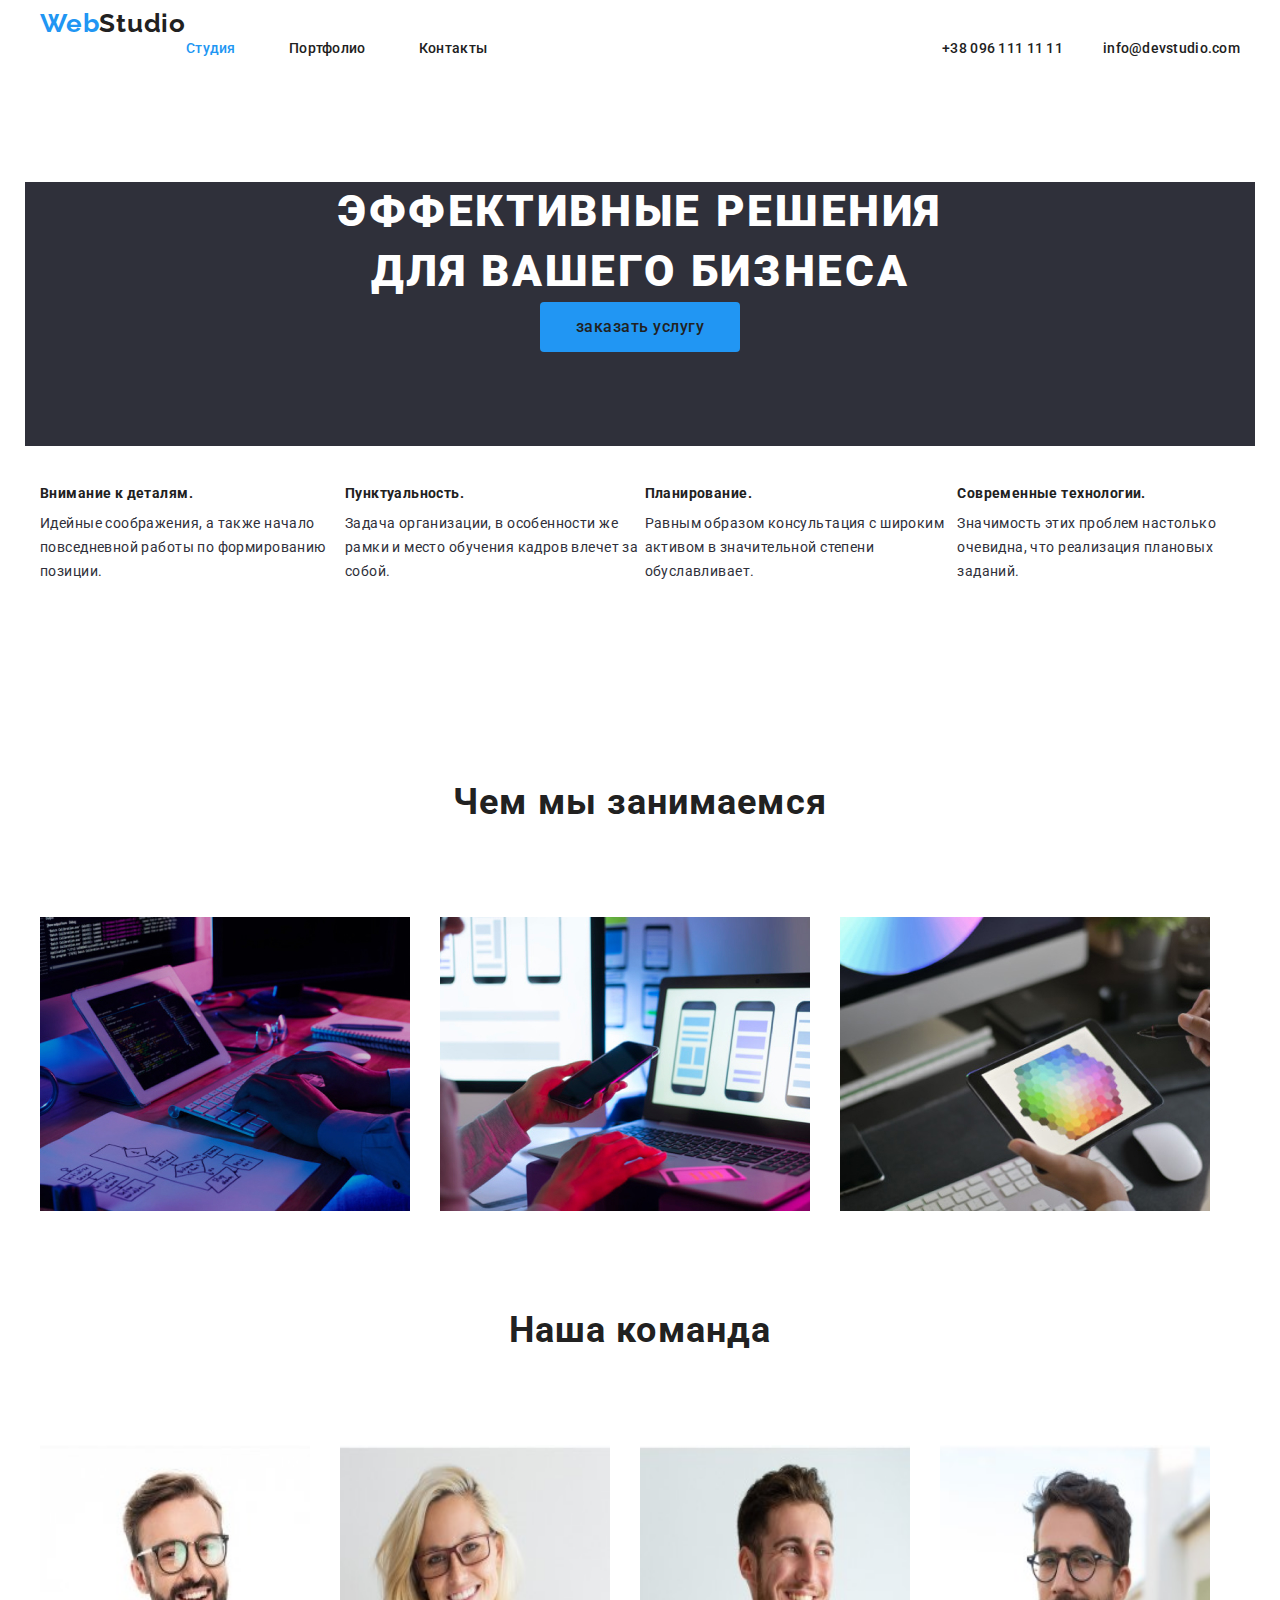
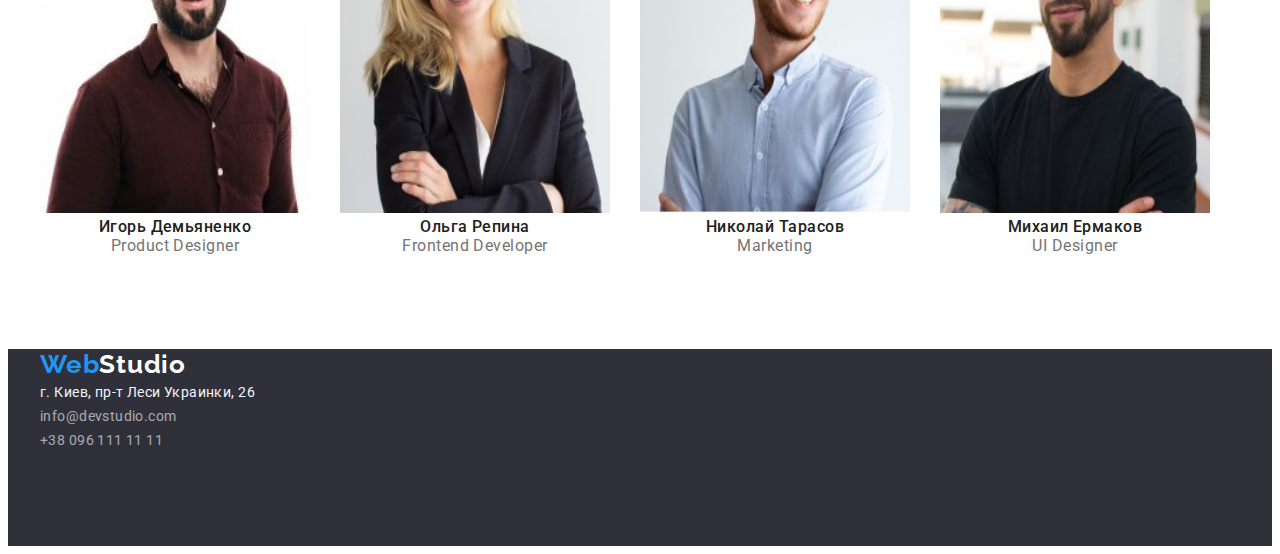
<file: index.html>
<!DOCTYPE html>
<html lang="ru">
<head>
    <meta charset="UTF-8"/>
    <meta http-equiv="X-UA-Compatible" content="IE=edge"/>
    <meta name="viewport" content="width=, initial-scale=1.0"/>
    <title>Document</title>
    <!--Fonts start-->
    <link rel="preconnect" href="https://fonts.googleapis.com"/>
<link rel="preconnect" href="https://fonts.gstatic.com" crossorigin/>
<link href="https://fonts.googleapis.com/css2?family=Raleway:wght@700&display=swap" rel="stylesheet"/>
    <link rel="preconnect" href="https://fonts.googleapis.com"/>
<link rel="preconnect" href="https://fonts.gstatic.com" crossorigin/>
<link href="https://fonts.googleapis.com/css2?family=Roboto:wght@400;500;700;900&display=swap" rel="stylesheet"/>
    <!--Fonts end-->
   <!--Normalize start-->
    <link rel="stylesheet" href="https://cdnjs.cloudflare.com/ajax/libs/modern-normalize/1.1.0/modern-normalize.min.css" integrity="sha512-wpPYUAdjBVSE4KJnH1VR1HeZfpl1ub8YT/NKx4PuQ5NmX2tKuGu6U/JRp5y+Y8XG2tV+wKQpNHVUX03MfMFn9Q==" crossorigin="anonymous" referrerpolicy="no-referrer" />
 <!--Normalize end-->
<link rel="stylesheet" href="./css/styles.css"/>
    <link rel="portfolio" href="./portfolio.html" />
</head>
<body>
    <!-- Header section -->
    <header class="header">
        <div class="container header-container">
     <nav class="header-nav">
        <a class="logo-link">Web<span class="logo-accentone">Studio</span></a>  
            <ul class="header-list list">
                <li class="header-item">
                    <a class="header-link header-link-current link" href="index.html">Студия</a>
                </li>
                <li class="header-item">
                    <a class="header-link  link" href="./portfolio.html">Портфолио</a>
                </li>
                <li class="header-item">
                    <a class="header-link link" href="">Контакты</a>
                </li>
            </ul>
        </nav> 
            <a class="header-linkphone header-phone link link" href="tel+380961111111">+38 096 111 11 11</a>
        <a class="header-linkemail header-email link link" href="mailto:info@devstudio.com">info@devstudio.com</a>
   </div>
    </header>
<!--Hero section-->
<hero class="hero">
    <div class="container hero-container">
    <p class="about-uppertitle uppertitle-mode-light">
    <h1 class="main-title">Эффективные решения </h1>
    <h1 class="main-title"> для вашего бизнеса</h1>
    <button class="header-btn btn" type="button">заказать услугу</button>
</div>
    </hero>
    <!-- Main section -->
    <main>
        <!--About section-->
        <section class="featuresone">
            <div class="container about-container">
            <ul class="section-list list">
                <div class="about-middle-side">
                <li class="section-item">
                    <h3 class="section-item">Внимание к деталям. </h3>
                    <p class="section-it">Идейные соображения, а также начало повседневной
                        работы по формированию позиции.</p>
                </li>
                <li class="section-item">
                    <h3 class="section-item">Пунктуальность. </h3>
                    <p class="section-it">Задача организации, в особенности же рамки и место
                        обучения кадров влечет за собой.</p>
                </li>
                <li class="section-item">
                    <h3 class="section-item">Планирование. </h3>
                    <p class="section-it">Равным образом консультация с широким активом в
                        значительной степени обуславливает.</p>
                </li>
                <li class="section-item">
                    <h3 class="section-item">Современные технологии. </h3>
                    <p class="section-it">Значимость этих проблем настолько очевидна,
                        что реализация плановых заданий.</p>
                </li>
                </div>
            </ul>
        </section>
        <!-- About section -->
        <section class="about">
            <div class="container team container">
            <h2 class="team-title section-title-mode-light">Чем мы занимаемся</h2>
            <ul class="about-list list">
                <li class="about-item">
                    <img class="about-img" src="./box1.jpg" alt="робота за компютером" width="370" height="294" />
                </li>
                <li class="about-item">
                    <img class="about-img" src="./box2.jpg" alt="робота за компютером" width="370" height="294" />
                </li>
                <li class="about-item">
                    <img class="about-img" src="./box3.jpg" alt="робота за компютером" width="370" height="294" />
                </li>
            </ul>
        </div>
        </section>
        <!-- Team section -->
        <section class="team">
            <div class="container team container">
            <h2 class="team-title section-title-mode-light">Наша команда</h2>
            <ul class="team-list list">
                <li class="team-item">
                    <img class="team-img" src="./teamcard1.jpg" alt="мужчина в очках" width="270" height="368" />
                    <h3 class="team-item">Игорь Демьяненко </h3>
                    <p class="team-it"> Product Designer</p>
                </li>
                <li class="team-item">
                    <img class="team-img" src="./teamcard2.jpg" alt="женщина в очках" width="270" height="368" />
                    <h3  class="team-item">Ольга Репина</h3>
                    <p class="team-it"> Frontend Developer</p>
                </li>
                <li class="team-item">
                    <img class="about-img" src="./teamcard3.jpg" alt="мужчина смотрит в сторону" width="270"
                        height="368" />
                        <h3  class="team-item">Николай Тарасов</h3>
                    <p class="team-it"> Marketing</p>
                </li>
                <li class="team-item">
                    <img class="team-img" src="./teamcard4.jpg" alt="мужчина улыбается" width="270" height="368" />
                    <h3  class="team-item">Михаил Ермаков </h3>
                    <p class="team-it"> UI Designer</p>
                </li>
            </ul>
        </div>
    </main>
    </section>
    <!-- Footer section -->
    <footer class="footer">
        <div class="container">
        <a class="logo-link">Web<span class="logo-accent">Studio</span></a>     
               <ul class="footer-list list">
                <li class="footer-item">
                    <a class="address-link">г. Киев, пр-т Леси Украинки, 26</a>
                </li>
                <li class=" footer-item">
                    <a class="footer-email link link" href="mailto:info@devstudio.com">info@devstudio.com</a>
                </li>
                <li class="footer-item">
                    <a class="footer-phone link link" href="tel+380961111111">+38 096 111 11 11</a>
                </li>
            </ul>
            </nav>
        </address>
    </div>
    </footer>
</body>
</file>
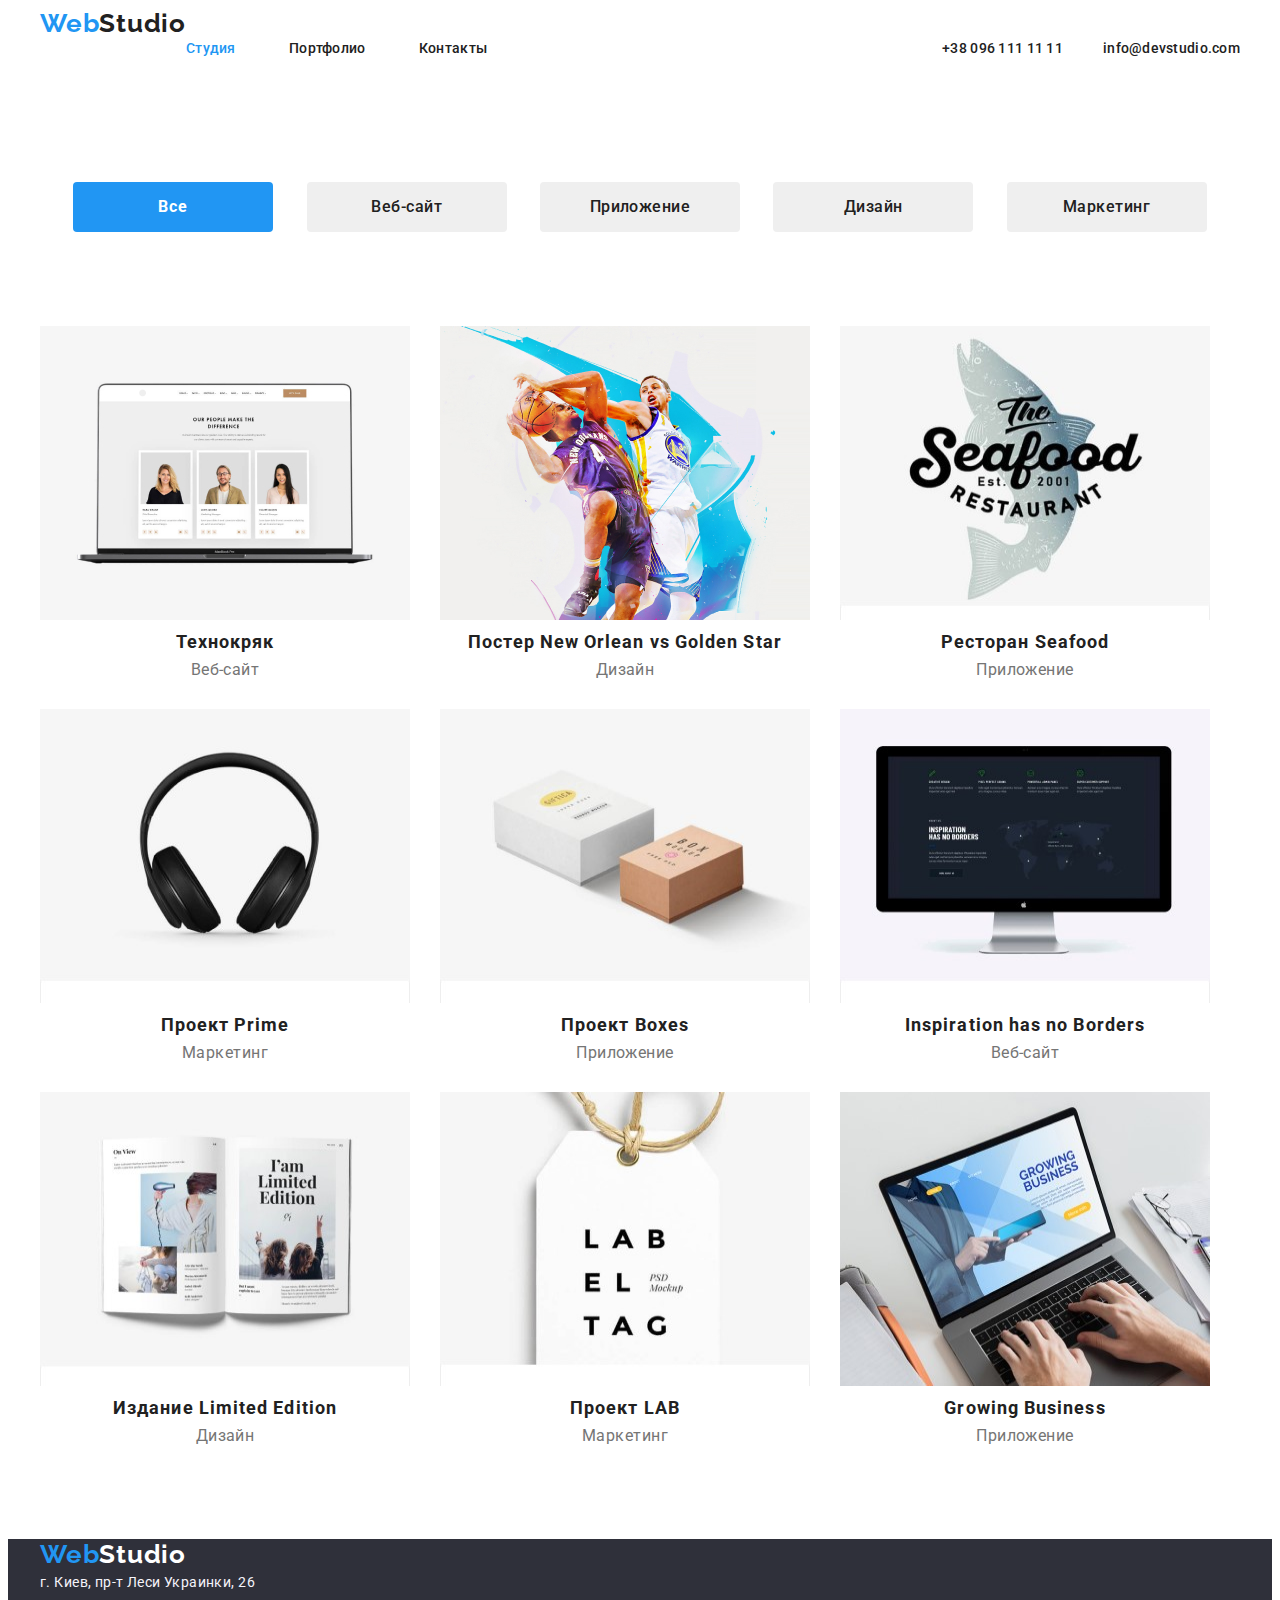
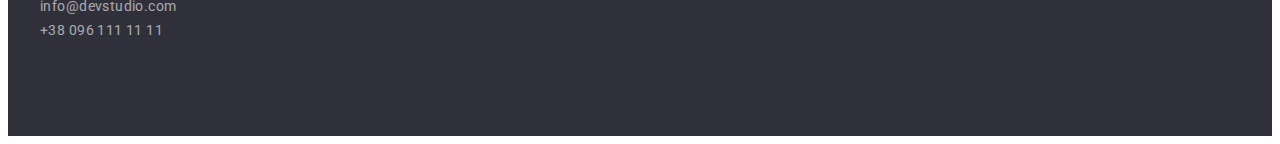
<file: portfolio.html>
<!DOCTYPE html>
<html lang="ru">

<head>
    <meta charset="UTF-8"/>
    <meta http-equiv="X-UA-Compatible" content="IE=edge">
    <meta name="viewport" content="width=, initial-scale=1.0">
    <title>Document</title>
    <link rel="portfolio" href="./portfolio.html" />
<!--Fonts start-->
<link rel="preconnect" href="https://fonts.googleapis.com"/>
<link rel="preconnect" href="https://fonts.gstatic.com" crossorigin>
<link href="https://fonts.googleapis.com/css2?family=Raleway:wght@700&display=swap" rel="stylesheet"/>
    <link rel="preconnect" href="https://fonts.googleapis.com"/>
<link rel="preconnect" href="https://fonts.gstatic.com" crossorigin/>
<link href="https://fonts.googleapis.com/css2?family=Roboto:wght@400;500;700;900&display=swap" rel="stylesheet"/>
    <!--Fonts end-->
<link rel="stylesheet" href="./css/styles.css"/>
    <link rel="portfolio" href="./portfolio.html" />
</head>

<body>
    <!-- Header section -->
    <header class="header">
        <div class="container header-container">
        <nav class="header-nav">
            <a class="logo-link">Web<span class="logo-accentone">Studio</span></a>  
               <ul class="header-list list">
                   <li class="header-item">
                       <a class="header-link header-link-current link" href="./index.html">Студия</a>
                   </li>
                   <li class="header-item">
                       <a class="header-link  link" href="./portfolio.html">Портфолио</a>
                   </li>
                   <li class="header-item">
                       <a class="header-link link" href="">Контакты</a>
                   </li>
               </ul>
            </nav>
              <a class="header-linkphone header-phone link link" href="tel+380961111111">+38 096 111 11 11</a>
            <a class="header-linkemail header-email link link" href="mailto:info@devstudio.com">info@devstudio.com</a>
            </div>
        </header>
    <main>
        <!--middle section-->
        <middle class="middle">
            <div class="container">
               <section class="section-portfolio">
                <ul class="filter-list list">
                <li class="section-btn">
                    <button class="header-btnone" type="button">Все</button>
                </li>
                <li class="section-btn">
                    <button class="header-btn" type="button">Веб-сайт</button>
                </li>
                <li class="section-btn">
                    <button class="header-btn" type="button">Приложение</button>
                </li>
                <li class="section-btn">
                    <button class="header-btn" type="button">Дизайн</button>
                </li>
                <li class="section-btn">
                    <button class="header-btn" type="button">Маркетинг</button>
                </li>
            </ul>
        </div>
        </middle>
             <!--visually-hidden section-->
            <visually-hidden class="visually-hidden">
                <div class="container visually-hidden container">
            <ul class="projects-list list">
                <li class="projects-item">
                    <img class="projects-img" src="./project1.jpg" alt="фото веб сайта" width="370" height="294"/>
                       <h3 class="project-title">Технокряк </h3>
                    <p class="project-description"> Веб-сайт</p>
                </li>
                <li class="projects-item">
                    <img  class="projects-img" src="./project2.jpg" alt="спортсмены" width="370" height="294"/>
                    <h3 class="project-title"> Постер New Orlean vs Golden Star</h3>
                    <p class="project-description"> Дизайн</p>
                </li>
                <li class="projects-item">
                    <img  class="projects-img" src="./project3.jpg" alt="логотип" width="370" height="294"/> 
                    <h3 class="project-title"> Ресторан Seafood</h3>
                    <p class="project-description"> Приложение</p>
                </li>
                <li class="projects-item">
                    <img  class="projects-img" src="./project4.jpg" alt="наушники" width="370" height="294"/>
                     <h3 class="project-title"> Проект Prime</h3>
                    <p class="project-description"> Маркетинг</p>
                </li>
                <li class="projects-item">
                    <img  class="projects-img" src="./project5.jpg" alt="коробки" width="370" height="294"/>
                    <h3 class="project-title"> Проект Boxes</h3>
                    <p class="project-description"> Приложение</p>
                </li>
                <li class="projects-item">
                    <img  class="projects-img" src="./project6.jpg" alt="монитор" width="370" height="294"/>
                    <h3 class="project-title"> Inspiration has no Borders</h3>
                    <p class="project-description"> Веб-сайт</p>
                </li>
                <li class="projects-item">
                    <img  class="projects-img" src="./project7.jpg" alt="журнал" width="370" height="294"/>
                    <h3 class="project-title"> Издание Limited Edition</h3>
                    <p class="project-description"> Дизайн</p>
                </li>
                <li class="projects-item">
                    <img  class="projects-img" src="./project8.jpg" alt="лейбл" width="370" height="294"/>
                    <h3 class="project-title"> Проект LAB</h3>
                    <p class="project-description"> Маркетинг</p>
                </li>
                <li class="projects-item">
                    <img  class="projects-img" src="./project9.jpg" alt="ноутбук" width="370" height="294"/>
                    <h3 class="project-title"> Growing Business</h3>
                    <p class="project-description"> Приложение</p>
                </li>
            </div>
        </middle>
    <!-- Footer section -->
    <footer class="footer">
    <div class="container footer-container">
          <a class="logo-link">Web<span class="logo-accent">Studio</span></a>     
               <ul class="footer-list list">
                <li class="footer-item">
                    <a class="address-link">г. Киев, пр-т Леси Украинки, 26</a>
                </li>
                <li class=" footer-item">
                    <a class="footer-email link link" href="mailto:info@devstudio.com">info@devstudio.com</a>
                </li>
                <li class="footer-item">
                    <a class="footer-phone link link" href="tel+380961111111">+38 096 111 11 11</a>
                </li>
            </ul>
            </nav>
        </address>
    </div>
    </footer>
</body>
</file>
<file: css/styles.css>
:root {
  /* fonts */
  --main-font: 'Roboto', sans-serif;
  --font-size: 14px;
  --line-height: 24px;
  --secondary-font: 'Raleway', sans-serif;

  /* text colors */
  --main-txt-cl: #212121;
  --sec-txt-cl: #757575;
  --accent-txt-cl: #2196f3;

  /* bg colors */
  --darc-bg-color: #2f303a;
  --light-bg-color: #f5f4fa;

  /* others */
}

/*reset styles */
h1,
h2,
h3,
h4,
h5,
h6,
p {
  margin: 0;
}
.link {
  text-decoration: none;
  color: currentColor;
}
.list {
  list-style: none;
  padding: 0;
  margin: 0;
}

/*body section*/
body {
  font-family: var(--main-font);
  color: var(--main-txt-cl);
}

/* base styles */

.heder-email,
.heder-phone {
  color: #757575;
}
.heder-emailr:hover,
.heder-phone:hover {
  color: var(--hero-txt-cl);
}

.heder-email:focus,
.heder-phone:focus {
  color: var(--hero-txt-cl);
}

/* base styles*/

.container {
  padding-bottom: 94px;
  padding-left: 15px;
  padding-right: 15px;
  width: 1200px;
  margin-left: auto;
  margin-right: auto;
}

.uppertitle-mode-light {
  color: #212121;
}
.uppertitle-mode-dark {
  color: rgba(255, 255, 255, 0.6);
}

.main-title {
  background-color: var(--darc-bg-color);
  color: #ffffff;
  font-weight: 900;
  font-size: 44px;
  line-height: 1.36;
  letter-spacing: 0.06em;
  text-transform: uppercase;
  text-align: center;
}

.section-title-mode-light {
  color: #212121;
}

.section-title-mode-dark {
  color: #ffffff;
}

.btn,
.header-btnone,
.portfolio-btn {
  font-family: 'Roboto';
  font-style: normal;
  font-weight: 700;
  font-size: 16px;
  line-height: calc(30 / 16);
  align-items: center;
  text-align: center;
  letter-spacing: 0.06em;
  color: #ffffff;
}

.btn,
.header-btnone,
.portfolio-btn {
  background-color: #2196f3;
  color: #ffffff;
  border-radius: 4px;
  border: none;
  cursor: pointer;
  max-width: 250px;
  min-width: 200px;
  min-height: 50px;
}

.btn-mode-light {
  color: var(--main-txt-cl);
}
.btn-mode-dark {
  color: var(--btn-txt-cl);
}

.header-btn {
  max-width: 250px;
  min-width: 200px;
  min-height: 50px;
  font-family: 'Roboto';
  font-style: normal;
  font-weight: 500;
  font-size: 16px;
  line-height: calc(26 / 16);
  text-align: center;
  letter-spacing: 0.03em;
  color: #212121;
  border-radius: 4px;
  border: none;
  cursor: pointer;
}

/*header section*/
.nav-item-webstudio {
  font-family: var(--main-font);
  color: #2196f3;
  font-weight: 700;
  font-size: 26px;
  line-height: calc(31 / 26);
  display: flex;
}

.header {
  background-color: var(--light-gray-backg--);
}

.header-container {
  display: flex;
  align-items: center;
}

,
.about-middle-side {
  flex-basis: 500px;
}

.logo {
  margin-right: 71;
}

.header-nav {
  margin-right: auto;
  display: flex;
}

.header-list {
  display: flex;
  align-items: center;
}

.header-item {
  margin-right: 40pt;
}

.header-item:last-child {
  margin-right: 0;
}

.logo-link {
  font-family: 'Raleway', sans-serif;
  font-style: normal;
  font-weight: 700;
  font-size: 26px;
  line-height: 1.19;
  letter-spacing: 0.03em;
  color: #2196f3;
  text-decoration: none;
}
.logo-accentone {
  color: #212121;
}

.header-phone,
.header-email {
  padding-bottom: 94;
  font-weight: 500;
  font-size: 14px;
  line-height: calc(16 / 14);
  letter-spacing: 0.02em;
  color: #212121;
}

.header-link {
  font-weight: 500;
  font-size: 14px;
  line-height: calc(16 / 14);
  letter-spacing: 0.02em;
  color: #212121;
  padding-top: 32px;
  padding-bottom: 32px;
  display: block;
}

.header-link:hover,
.header-link:focus,
.header-phone:hover,
.heder-phone:focus {
  color: var(--sec-txt-cl);
}
.header-link-current {
  color: var(--accent-txt-cl);
}

.header-phone {
  margin-right: 40px;
}

.filter-list {
  display: flex;
  justify-content: space-evenly;
}

.projects-list {
  display: flex;
  flex-wrap: wrap;
  gap: 30px;
}

.section-list {
  display: flex;
  gap: 30px;
}

/*hero section*/
.hero {
  text-align: center;
  padding-top: 200px;
  padding-right: 200px;
}

.hero-link {
  font-weight: 400;
  font-size: 14px;
  line-height: calc(16 / 12);
  letter-spacing: 0.03em;
  color: #757575;
}

.hero-link:hover,
.hero-link:focus {
  color: var(--accent-txt-cl);
}

.hero-container {
  background-color: var(--darc-bg-color);
}

/*main section*/

.header {
  background-color: var(--light-gray-backg--);
}
.section-item {
  margin-top: 10px;
  margin-bottom: 10px;
  font-family: 'Roboto';
  font-style: normal;
  font-weight: 700;
  font-size: 14px;
  line-height: calc(16 / 14);
  letter-spacing: 0.03em;
  color: #212121;
  text-transform: none;
}

.section-portfolio {
  text-align: center;
}

.section-it {
  margin-top: 10px;
  margin-bottom: 94px;
  font-family: 'Roboto';
  font-style: normal;
  font-weight: 400;
  font-size: 14px;
  line-height: calc(24 / 14);
  letter-spacing: 0.03em;
  color: #2f303a;
}

.about-title {
  font-family: 'Roboto';
  font-style: normal;
  font-weight: 700;
  font-size: 36px;
  line-height: calc(42 / 36);
  text-align: center;
  letter-spacing: 0.03em;
  color: #212121;
}

.about-middle-side {
  display: flex;
}

.about-container {
  display: flex;
}

.about-list {
  padding-top: 94px;
  display: flex;
  gap: 30px;
}
.team {
}

.team-list {
  padding-top: 94px;
  display: flex;
  gap: 30px;
}

.team-title {
  font-family: 'Roboto';
  font-style: normal;
  font-weight: 700;
  font-size: 36px;
  line-height: calc(42 / 36);
  text-align: center;
  letter-spacing: 0.03em;
  color: #212121;
}

.team-item {
  font-family: 'Roboto';
  font-style: normal;
  font-weight: 500;
  font-size: 16px;
  line-height: calc(19 / 16);
  text-align: center;
  letter-spacing: 0.03em;
  color: #212121;
}
.project-title {
  font-family: 'Roboto';
  font-style: normal;
  font-weight: 700;
  font-size: 18px;
  line-height: calc(36 / 18);
  text-align: center;
  letter-spacing: 0.06em;
  color: #212121;
}

.team-it {
  font-family: 'Roboto';
  font-style: normal;
  font-weight: 400;
  font-size: 16px;
  line-height: calc(19 / 16);
  text-align: center;
  letter-spacing: 0.03em;
  color: #757575;
}

.project-description {
  font-family: 'Roboto';
  font-style: normal;
  font-weight: 400;
  font-size: 16px;
  line-height: calc(19 / 16);
  text-align: center;
  letter-spacing: 0.03em;
  color: #757575;
}

.projects-list {
  display: flex;
  flex-wrap: wrap;
  gap: 30px;
}

.visually-hiden {
  padding-top: 200px;
  padding-bottom: 200px;
}

/*footer */
.footer {
  background-color: var(--darc-bg-color);
}

.logo-footer-style {
  color: var(--hero-txt-cl);
}

.footer-list {
  font-weight: 400;
  font-size: 14px;
  line-height: calc(24 / 14);
  letter-spacing: 0.03em;
}

.logo-link {
  font-family: 'Raleway', sans-serif;
  font-style: normal;
  font-weight: 700;
  font-size: 26px;
  line-height: 1.19;
  letter-spacing: 0.03em;
  color: #2196f3;
  text-decoration: none;
}
.logo-accent {
  color: #ffffff;
}

.logo-accentone {
  color: #212121;
}

.address-link {
  color: var(--light-bg-color);
}
.footer-email,
.footer-phone {
  color: rgba(255, 255, 255, 0.6);
}
.footer-emailr:hover,
.footer-phone:hover {
  color: var(--hero-txt-cl);
}

.footer-email:focus,
.footer-phone:focus {
  color: var(--hero-txt-cl);
}
</file>
